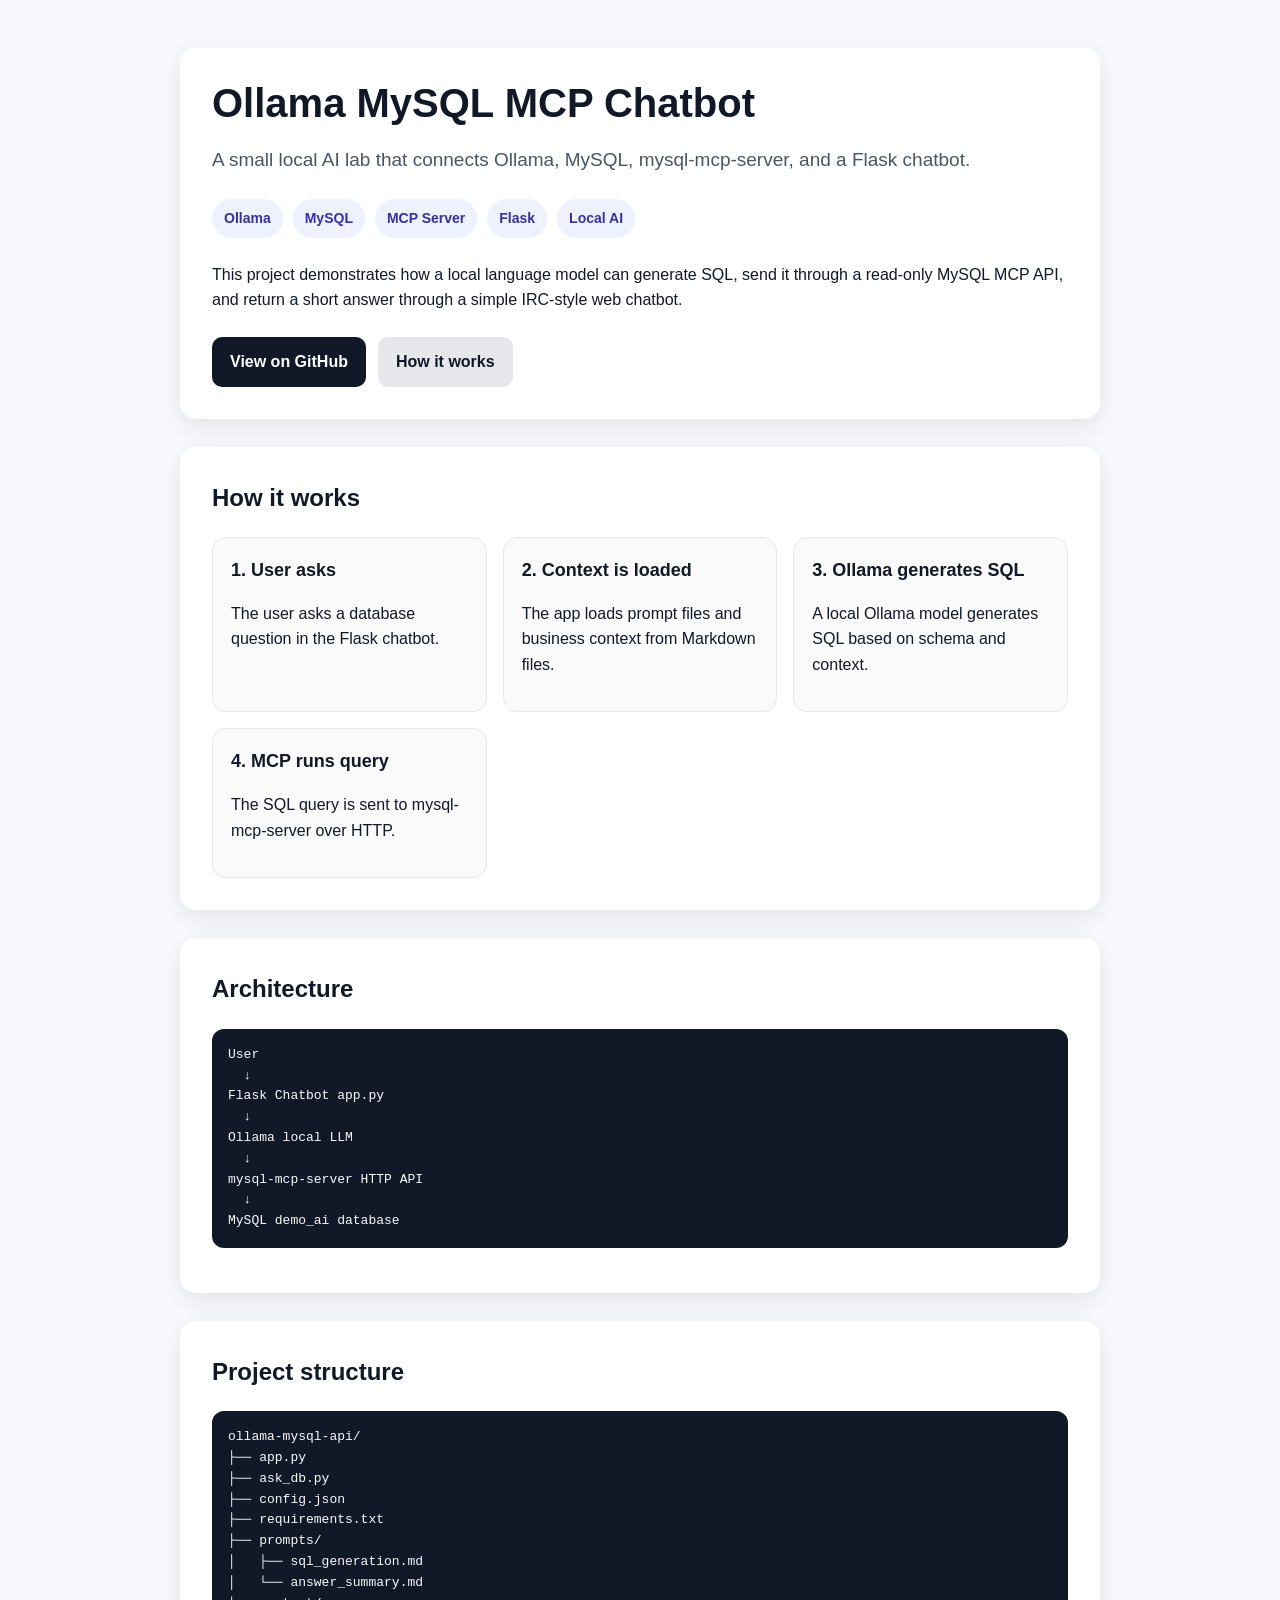
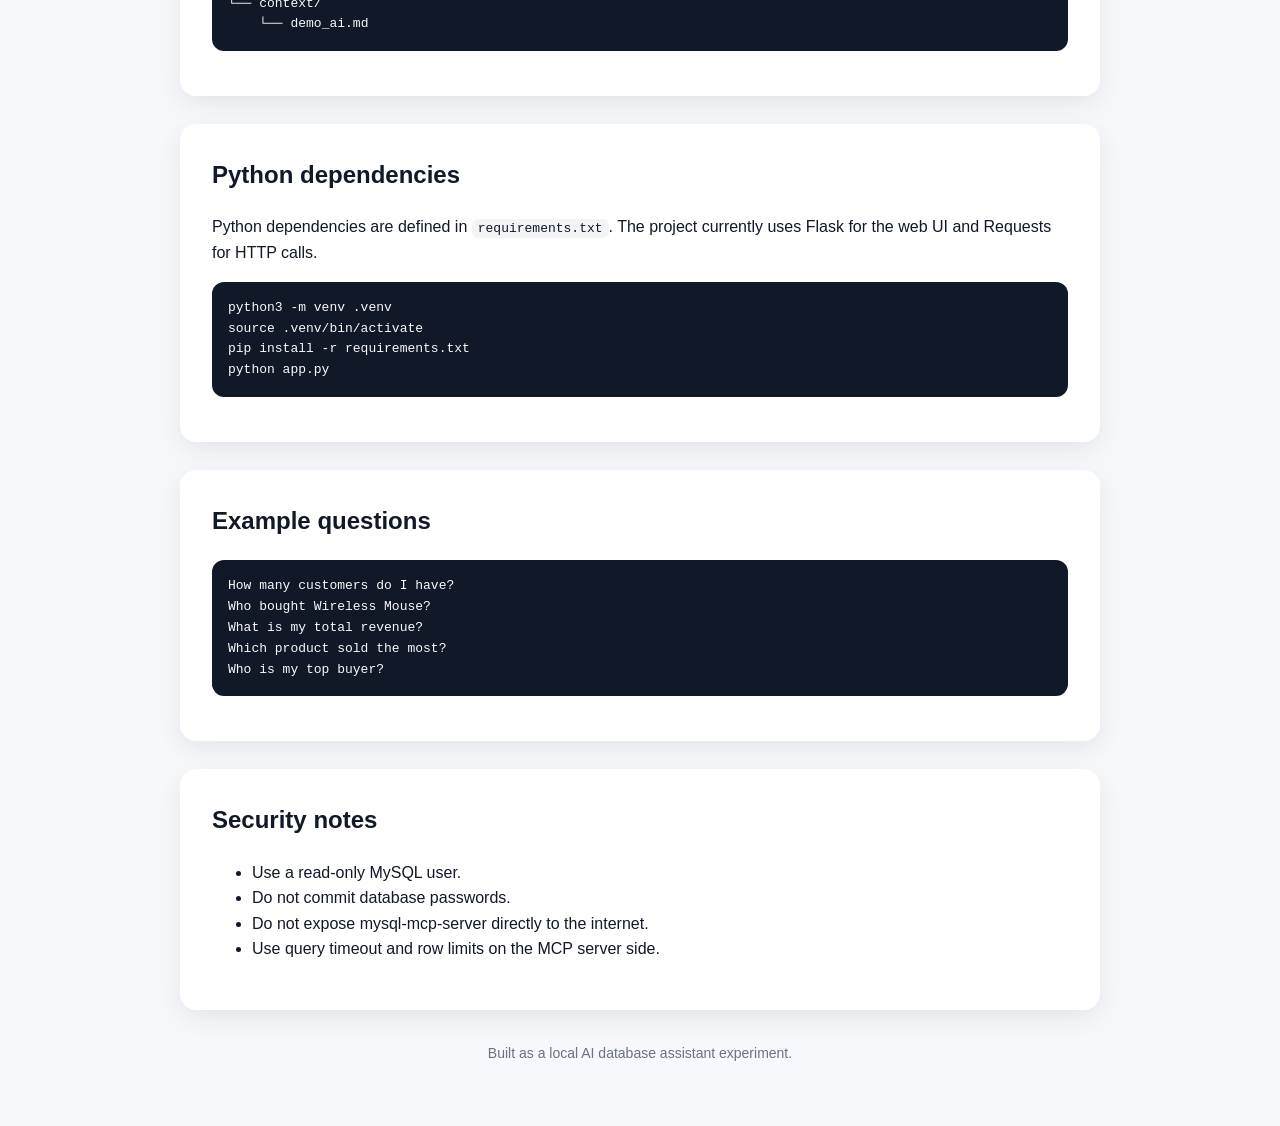
<file: docs/index.html>
<!doctype html>
<html lang="en">
<head>
  <meta charset="utf-8">
  <meta name="viewport" content="width=device-width, initial-scale=1">
  <title>Ollama MySQL MCP Chatbot</title>

  <style>
    body {
      margin: 0;
      font-family: Arial, sans-serif;
      background: #f6f8fb;
      color: #111827;
      line-height: 1.6;
    }

    .container {
      max-width: 920px;
      margin: 0 auto;
      padding: 48px 20px;
    }

    .hero,
    .section {
      background: #ffffff;
      border-radius: 16px;
      padding: 32px;
      box-shadow: 0 8px 24px rgba(0, 0, 0, 0.08);
      margin-bottom: 28px;
    }

    h1 {
      font-size: 40px;
      margin: 0 0 16px;
      line-height: 1.15;
    }

    h2 {
      margin-top: 0;
      font-size: 24px;
    }

    h3 {
      margin: 0 0 8px;
      font-size: 18px;
    }

    .subtitle {
      font-size: 19px;
      color: #4b5563;
      margin-bottom: 24px;
    }

    .badges {
      display: flex;
      flex-wrap: wrap;
      gap: 10px;
      margin: 24px 0;
    }

    .badge {
      background: #eef2ff;
      color: #3730a3;
      padding: 8px 12px;
      border-radius: 999px;
      font-size: 14px;
      font-weight: bold;
    }

    .buttons {
      display: flex;
      flex-wrap: wrap;
      gap: 12px;
      margin-top: 24px;
    }

    .button {
      display: inline-block;
      text-decoration: none;
      background: #111827;
      color: #ffffff;
      padding: 12px 18px;
      border-radius: 10px;
      font-weight: bold;
    }

    .button.secondary {
      background: #e5e7eb;
      color: #111827;
    }

    .grid {
      display: grid;
      grid-template-columns: repeat(auto-fit, minmax(220px, 1fr));
      gap: 16px;
    }

    .card {
      border: 1px solid #e5e7eb;
      border-radius: 14px;
      padding: 18px;
      background: #fafafa;
    }

    code {
      background: #f3f4f6;
      padding: 2px 6px;
      border-radius: 6px;
    }

    pre {
      background: #111827;
      color: #f9fafb;
      padding: 16px;
      border-radius: 12px;
      overflow-x: auto;
      white-space: pre-wrap;
    }

    .footer {
      color: #6b7280;
      text-align: center;
      font-size: 14px;
      margin-top: 32px;
    }
  </style>
</head>

<body>
  <main class="container">
    <section class="hero">
      <h1>Ollama MySQL MCP Chatbot</h1>

      <p class="subtitle">
        A small local AI lab that connects Ollama, MySQL, mysql-mcp-server, and a Flask chatbot.
      </p>

      <div class="badges">
        <span class="badge">Ollama</span>
        <span class="badge">MySQL</span>
        <span class="badge">MCP Server</span>
        <span class="badge">Flask</span>
        <span class="badge">Local AI</span>
      </div>

      <p>
        This project demonstrates how a local language model can generate SQL,
        send it through a read-only MySQL MCP API, and return a short answer through
        a simple IRC-style web chatbot.
      </p>

      <div class="buttons">
        <a class="button" href="https://github.com/librhnylmz-web/ollama-mysql-api">
          View on GitHub
        </a>
        <a class="button secondary" href="#how-it-works">
          How it works
        </a>
      </div>
    </section>

    <section class="section" id="how-it-works">
      <h2>How it works</h2>

      <div class="grid">
        <div class="card">
          <h3>1. User asks</h3>
          <p>The user asks a database question in the Flask chatbot.</p>
        </div>

        <div class="card">
          <h3>2. Context is loaded</h3>
          <p>The app loads prompt files and business context from Markdown files.</p>
        </div>

        <div class="card">
          <h3>3. Ollama generates SQL</h3>
          <p>A local Ollama model generates SQL based on schema and context.</p>
        </div>

        <div class="card">
          <h3>4. MCP runs query</h3>
          <p>The SQL query is sent to mysql-mcp-server over HTTP.</p>
        </div>
      </div>
    </section>

    <section class="section">
      <h2>Architecture</h2>

      <pre>User
  ↓
Flask Chatbot app.py
  ↓
Ollama local LLM
  ↓
mysql-mcp-server HTTP API
  ↓
MySQL demo_ai database</pre>
    </section>

    <section class="section">
      <h2>Project structure</h2>

      <pre>ollama-mysql-api/
├── app.py
├── ask_db.py
├── config.json
├── requirements.txt
├── prompts/
│   ├── sql_generation.md
│   └── answer_summary.md
└── context/
    └── demo_ai.md</pre>
    </section>

    <section class="section">
      <h2>Python dependencies</h2>

      <p>
        Python dependencies are defined in <code>requirements.txt</code>.
        The project currently uses Flask for the web UI and Requests for HTTP calls.
      </p>

      <pre>python3 -m venv .venv
source .venv/bin/activate
pip install -r requirements.txt
python app.py</pre>
    </section>

    <section class="section">
      <h2>Example questions</h2>

      <pre>How many customers do I have?
Who bought Wireless Mouse?
What is my total revenue?
Which product sold the most?
Who is my top buyer?</pre>
    </section>

    <section class="section">
      <h2>Security notes</h2>

      <ul>
        <li>Use a read-only MySQL user.</li>
        <li>Do not commit database passwords.</li>
        <li>Do not expose mysql-mcp-server directly to the internet.</li>
        <li>Use query timeout and row limits on the MCP server side.</li>
      </ul>
    </section>

    <p class="footer">
      Built as a local AI database assistant experiment.
    </p>
  </main>
</body>
</html>
</file>
